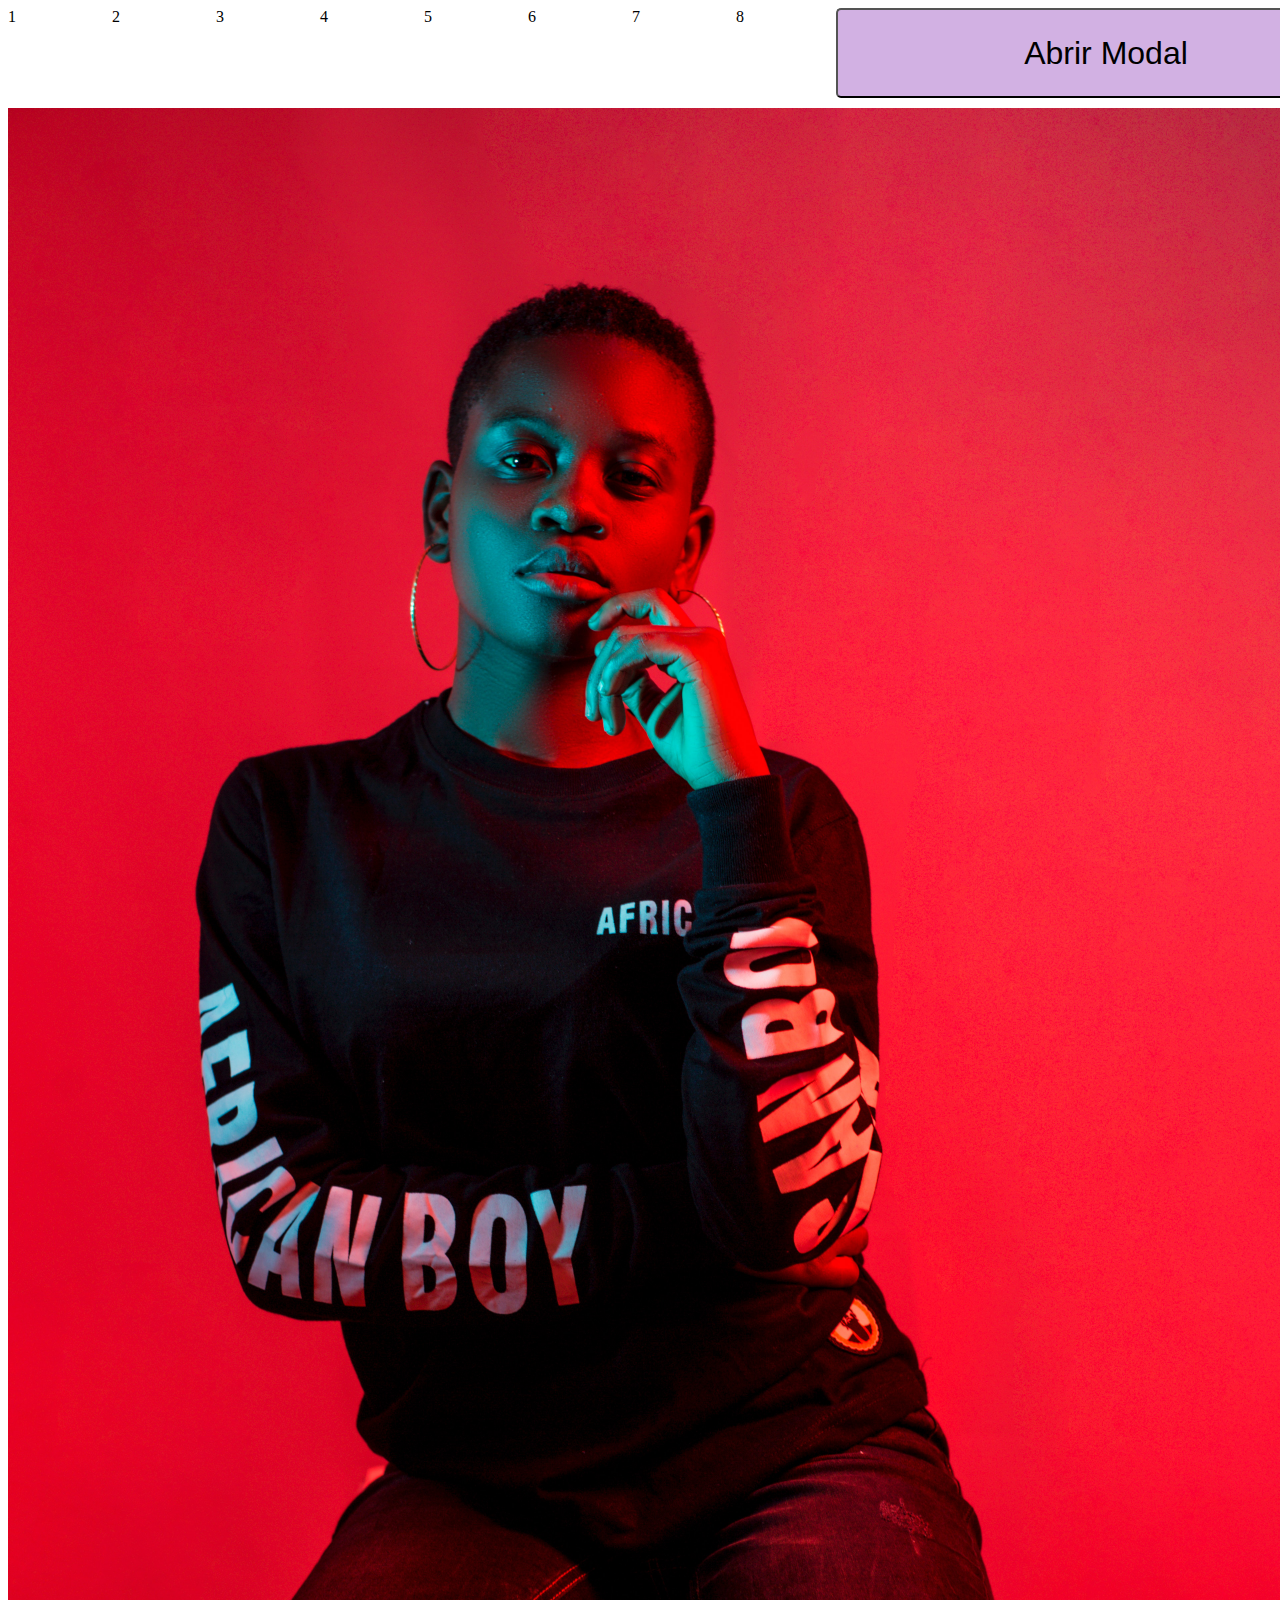
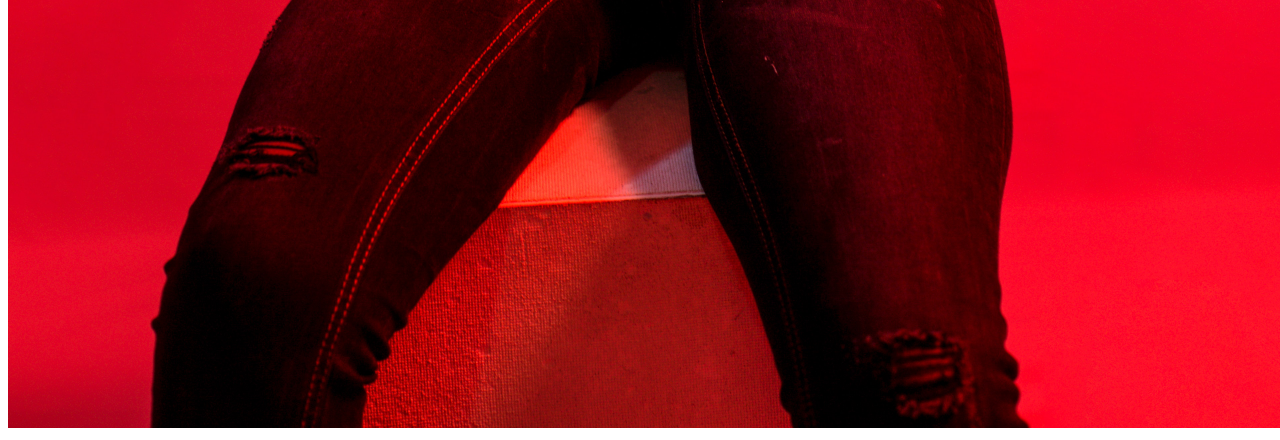
<file: index.html>
<!DOCTYPE html>
<html lang="es">

<head>
  <meta charset="UTF-8"/>
  <title>Felipe Modal</title>
  <link rel="stylesheet" type="text/css" href="css/style.css"/>
  <meta name="viewport" content="width=device-width, initial-scale=1.0">
</head>

<body>
  <div class="block 1">1</div>
  <div class="block 2">2</div>
  <div class="block 3">3</div>
  <div class="block 4">4</div>
  <div class="block 5">5</div>
  <div class="block 6">6</div>
  <div class="block 7">7</div>
  <div class="block 8">8</div>

  <button id="mainBtn">Abrir Modal</button>
  <div id="imgWrapper"><img src="img/powergirl.jpg" id="mainImg"></div>

  <div id="modalSeccion">

    <div class="ContenidoModal">
      <button id="closeBtn">X</button>
      <p>Hola, esto es un Modal</p>
    </div>
  </div>

  <script src="script.js"></script>
</body>

</html>
</file>
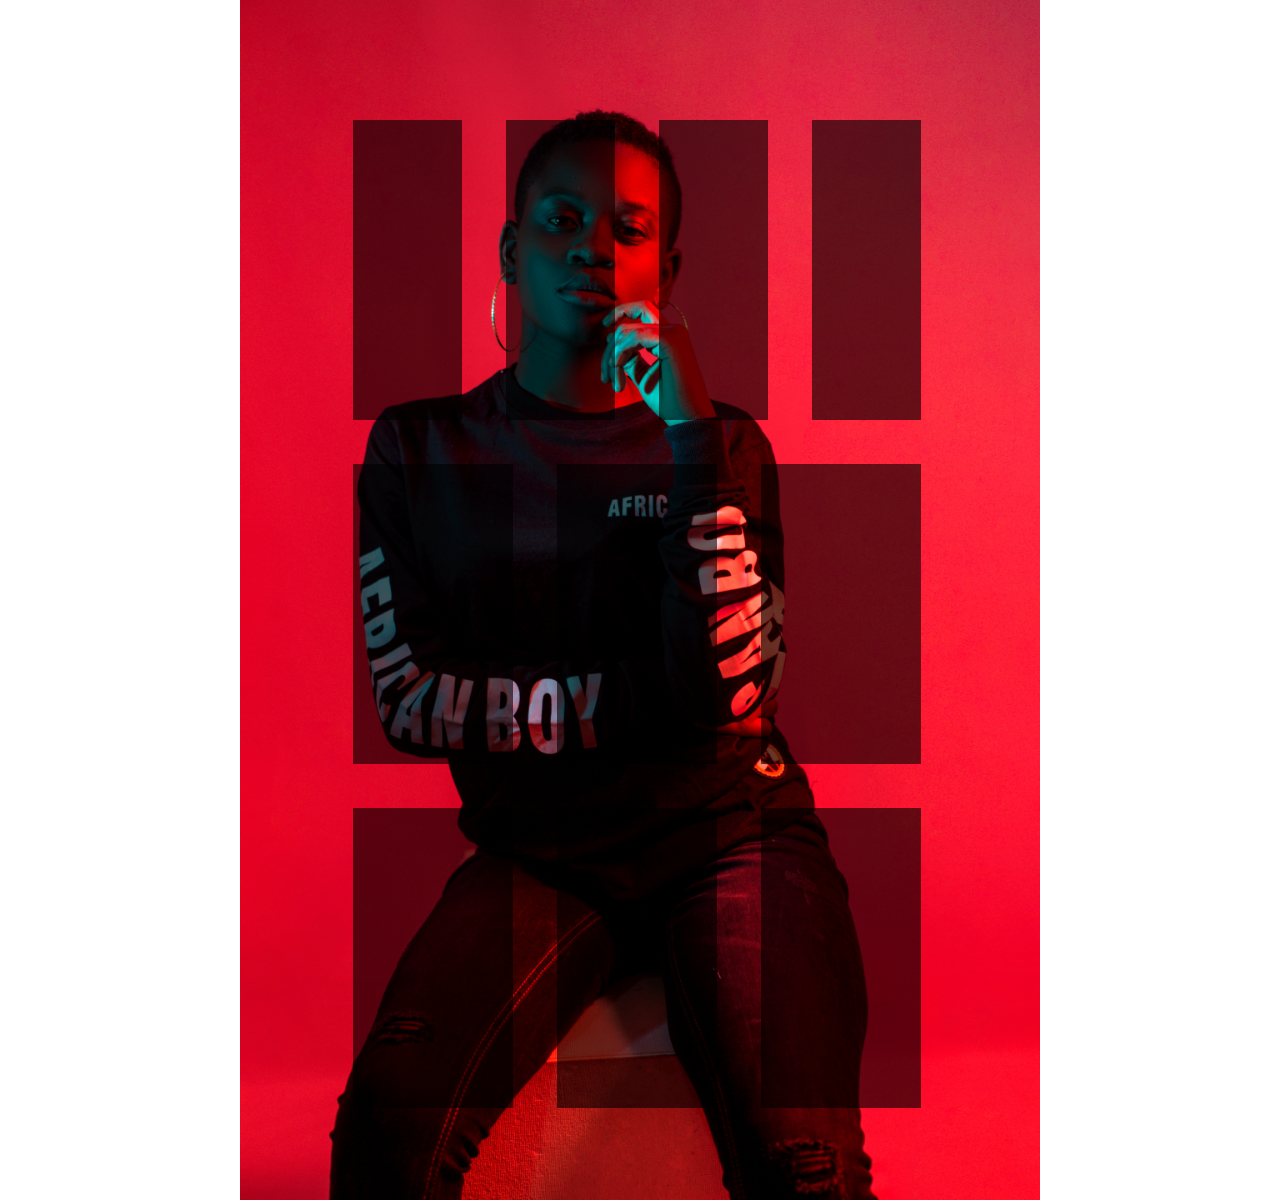
<file: modal/index.html>
<!DOCTYPE html>
<html lang="es">

<head>
  <meta charset="UTF-8"/>
  <title>Felipe Modal</title>
  <link rel="stylesheet" type="text/css" href="css/style.css"/>
  <meta name="viewport" content="width=device-width, initial-scale=1.0">
</head>

<body>
  <div id="main-Wrapper">

    <div id="modalSeccion">
        <div id="contenidoModal">
          <button id="closeBtn">x</button>
        </div>
    </div>
    
    <div id="block-Wrapper">
      <div class="block block-1"></div>
      <div class="block block-1"></div>
      <div class="block block-1"></div>
      <div class="block block-1"></div>
      <div class="block block-2"></div>
      <div id="mainBtn" class="block-2"></div>
      <div class="block block-2"></div>
      <div class="block block-2"></div>
      <div class="block block-2"></div>
      <div class="block block-2"></div>
    </div>
    

    
    <div id="imgWrapper"><img src="img/powergirl.jpg" id="mainImg"></div>

  </div>

  <script src="script.js"></script>
</body>

</html>
</file>
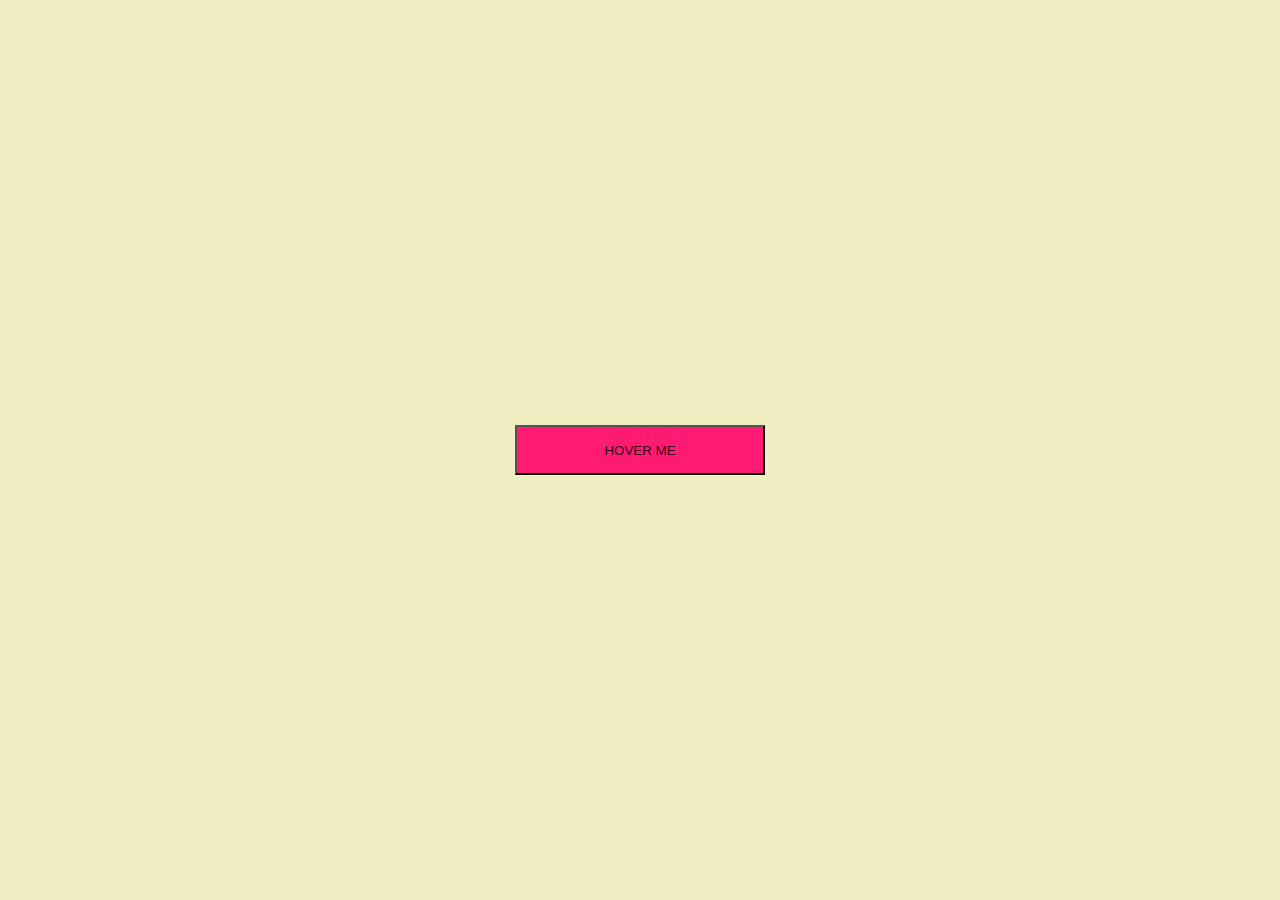
<file: Tooltip/index.html>
<!DOCTYPE html>
<html>

<head>
    <meta charset="utf-8" />
    <meta http-equiv="X-UA-Compatible" content="IE=edge">
    <title>Tooltip Cristian Felipe</title>
    <meta name="viewport" content="width=device-width, initial-scale=1">
    <link rel="stylesheet" href="css/style.css">
</head>

<body>

    <div class="container">
        <button id="btn">Hover me
            <span id="popUp">Tooltip</span>
        </button>
    </div>

</body>

</html>
</file>
<file: css/style.css>
#modalSeccion {
  display: none;
  left: 0;
  top: 0;
  height: 100%;
  width: 100%; }

.ContenidoModal {
  background-color: #44B7C8;
  border-radius: 3px;
  color: aliceblue;
  font-size: 36px;
  margin: 15% auto;
  padding: 20px;
  width: 50%;
  text-align: center;
  z-index: 2;
  position: absolute;
  top: 0; }

#mainImg {
  width: 100vw; }

#imgWrapper {
  margin: 0 auto;
  text-align: center; }

#mainBtn {
  background-color: #D2B1E3;
  border-radius: 5px;
  color: black;
  font-size: 2em;
  height: 10vh;
  width: 60vh;
  z-index: 1;
  position: absolute; }

.block {
  display: inline-block;
  width: 100px;
  height: 100px; }

#closeBtn {
  border: #74ac0d;
  cursor: pointer;
  float: right;
  font-size: 28px;
  font-weight: bold; }

/*# sourceMappingURL=style.css.map */
</file>
<file: modal/css/style.css>
@charset "UTF-8";
body {
  margin: 0;
  width: auto; }

#modalSeccion {
  display: none;
  position: absolute;
  top: 0;
  right: 0;
  left: 0;
  z-index: 100;
  bottom: 0;
  min-height:  100vh;
  margin:  0 auto; }

#contenidoModal {
  background-color: #44B7C8;
  border-radius: 3px;
  font-size: 36px;
  min-width: 500px;
  max-width: 500px;
  min-height: 800px;
  top: 20.5vh;
  margin: auto;
  opacity: 0.5;
  position: relative; }
  #contenidoModal:hover {
    opacity: 0.4;
    background-color: white;
    transition: background-color 0.9s; }

#mainImg {
  width: 800px; }

#main-Wrapper {
  margin: 0 auto;
  width: 800px; }

.block {
  display: inline-block;
  width: 160px;
  height: 100%;
  margin: 20px;
  padding: 0;
  background-color: black;
  opacity: 0.6; }
  .block:hover {
    opacity: 0.7;
    background-color: #00cdc8;
    transition: background-color 0.9s; }

#mainBtn {
  width: 160px;
  height: 100%;
  margin: 20px;
  cursor: pointer;
  background-color: black;
  opacity: 0.6; }
  #mainBtn:hover {
    opacity: 0.7;
    background-color: #fd342d;
    transition: background-color 0.9s; }

#closeBtn {
  border: #74ac0d;
  cursor: pointer;
  float: right;
  font-size: 28px;
  font-weight: bold; }
  #closeBtn:hover {
    opacity: 0.7;
    background-color: #fd342d;
    transition: background-color 0.9s; }

#block-Wrapper {
  width: 614px;
  position: absolute;
  top: 100px;
  height: 300px;
  margin: 0 auto;
  right: 0px;
  left: 0px; }

.block-1 {
  display: inline-block;
  width: 109px; }

.block-2 {
  display: inline-block; }

.block-3 {
  display: inline-block; }

/*# sourceMappingURL=style.css.map */
</file>
<file: Tooltip/css/style.css>
* {
  background-color: #f1eec1; }

.container {
  position: fixed;
  top: 0;
  bottom: 0;
  left: 0;
  right: 0;
  margin: auto;
  width: 250px;
  height: 50px; }

#btn {
  text-transform: uppercase;
  outline: none;
  background: #ff1a72;
  color: #340517;
  width: 250px;
  height: 50px; }
  #btn:hover span {
    visibility: visible;
    animation: slidetooltip 0.5s forwards; }

#popUp {
  z-index: -1;
  visibility: hidden;
  display: inline-block;
  height: 25px;
  width: 50px;
  color: #340517;
  position: absolute;
  left: 0px;
  top: 0px;
  background: #ff1a72;
  line-height: 2.5;
  padding: 0 20px;
  margin-left: 5px; }

@keyframes slidetooltip {
  0% {
    left: 0px; }
  50% {
    left: 125px; }
  100% {
    left: 250px; } }

/*# sourceMappingURL=style.css.map */
</file>
